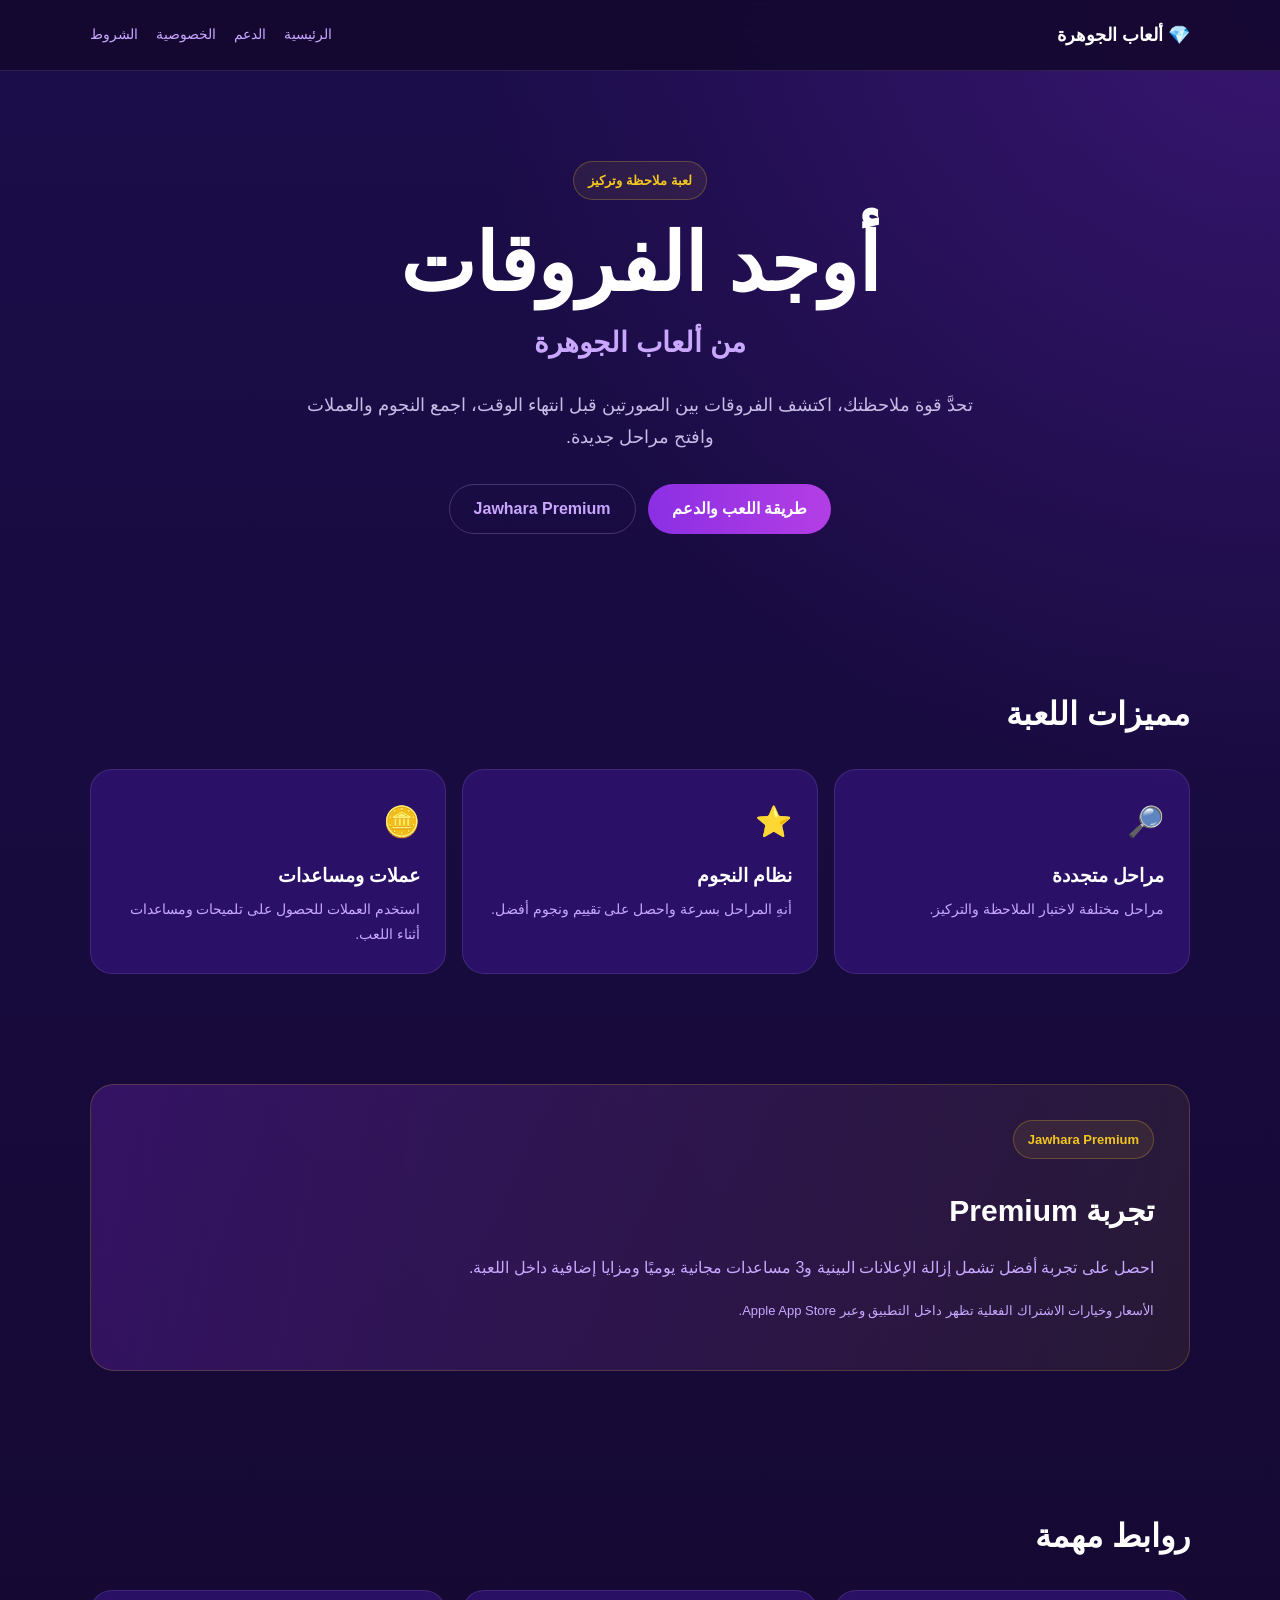
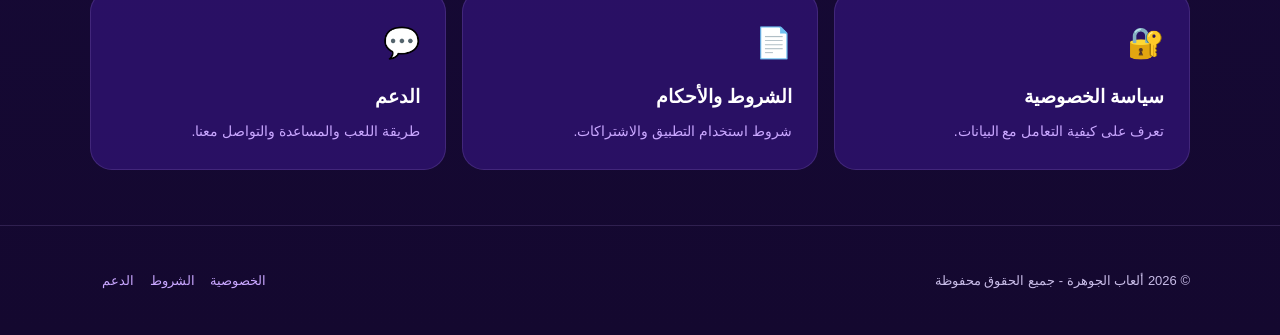
<file: index.html>
<!DOCTYPE html>
<html lang="ar" dir="rtl">
<head>
  <meta charset="UTF-8">
  <meta name="viewport" content="width=device-width, initial-scale=1.0">

  <title>أوجد الفروقات | ألعاب الجوهرة</title>

  <meta
    name="description"
    content="أوجد الفروقات من ألعاب الجوهرة - لعبة ذهنية تعتمد على الملاحظة والتركيز."
  >

  <link rel="stylesheet" href="style.css">
</head>

<body>

<header class="topbar">
  <div class="container nav">

    <a href="index.html" class="logo">
      💎 ألعاب الجوهرة
    </a>

    <div class="nav-links">
      <a href="index.html">الرئيسية</a>
      <a href="support.html">الدعم</a>
      <a href="privacy.html">الخصوصية</a>
      <a href="terms.html">الشروط</a>
    </div>

  </div>
</header>


<main>

  <section class="hero">

    <div class="container">

      <span class="badge">
        لعبة ملاحظة وتركيز
      </span>

      <h1>
        أوجد الفروقات
      </h1>

      <h2>
        من ألعاب الجوهرة
      </h2>

      <p>
        تحدَّ قوة ملاحظتك، اكتشف الفروقات بين الصورتين قبل انتهاء الوقت،
        اجمع النجوم والعملات وافتح مراحل جديدة.
      </p>

      <div class="buttons">

        <a href="support.html" class="primary-btn">
          طريقة اللعب والدعم
        </a>

        <a href="#premium" class="secondary-btn">
          Jawhara Premium
        </a>

      </div>

    </div>

  </section>


  <section class="section">

    <div class="container">

      <h2 class="section-title">
        مميزات اللعبة
      </h2>

      <div class="cards">

        <div class="card">
          <div class="card-icon">🔎</div>
          <h3>مراحل متجددة</h3>
          <p>
            مراحل مختلفة لاختبار الملاحظة والتركيز.
          </p>
        </div>

        <div class="card">
          <div class="card-icon">⭐️</div>
          <h3>نظام النجوم</h3>
          <p>
            أنهِ المراحل بسرعة واحصل على تقييم ونجوم أفضل.
          </p>
        </div>

        <div class="card">
          <div class="card-icon">🪙</div>
          <h3>عملات ومساعدات</h3>
          <p>
            استخدم العملات للحصول على تلميحات ومساعدات أثناء اللعب.
          </p>
        </div>

      </div>

    </div>

  </section>


  <section class="section" id="premium">

    <div class="container">

      <div class="premium-box">

        <span class="badge">
          Jawhara Premium
        </span>

        <h2>
          تجربة Premium
        </h2>

        <p>
          احصل على تجربة أفضل تشمل إزالة الإعلانات البينية
          و3 مساعدات مجانية يوميًا ومزايا إضافية داخل اللعبة.
        </p>

        <p class="small-text">
          الأسعار وخيارات الاشتراك الفعلية تظهر داخل التطبيق وعبر Apple App Store.
        </p>

      </div>

    </div>

  </section>


  <section class="section">

    <div class="container">

      <h2 class="section-title">
        روابط مهمة
      </h2>

      <div class="cards">

        <a href="privacy.html" class="card link-card">
          <div class="card-icon">🔐</div>
          <h3>سياسة الخصوصية</h3>
          <p>
            تعرف على كيفية التعامل مع البيانات.
          </p>
        </a>

        <a href="terms.html" class="card link-card">
          <div class="card-icon">📄</div>
          <h3>الشروط والأحكام</h3>
          <p>
            شروط استخدام التطبيق والاشتراكات.
          </p>
        </a>

        <a href="support.html" class="card link-card">
          <div class="card-icon">💬</div>
          <h3>الدعم</h3>
          <p>
            طريقة اللعب والمساعدة والتواصل معنا.
          </p>
        </a>

      </div>

    </div>

  </section>

</main>


<footer>

  <div class="container footer-content">

    <p>
      © 2026 ألعاب الجوهرة - جميع الحقوق محفوظة
    </p>

    <div>
      <a href="privacy.html">الخصوصية</a>
      <a href="terms.html">الشروط</a>
      <a href="support.html">الدعم</a>
    </div>

  </div>

</footer>

</body>
</html>
</file>
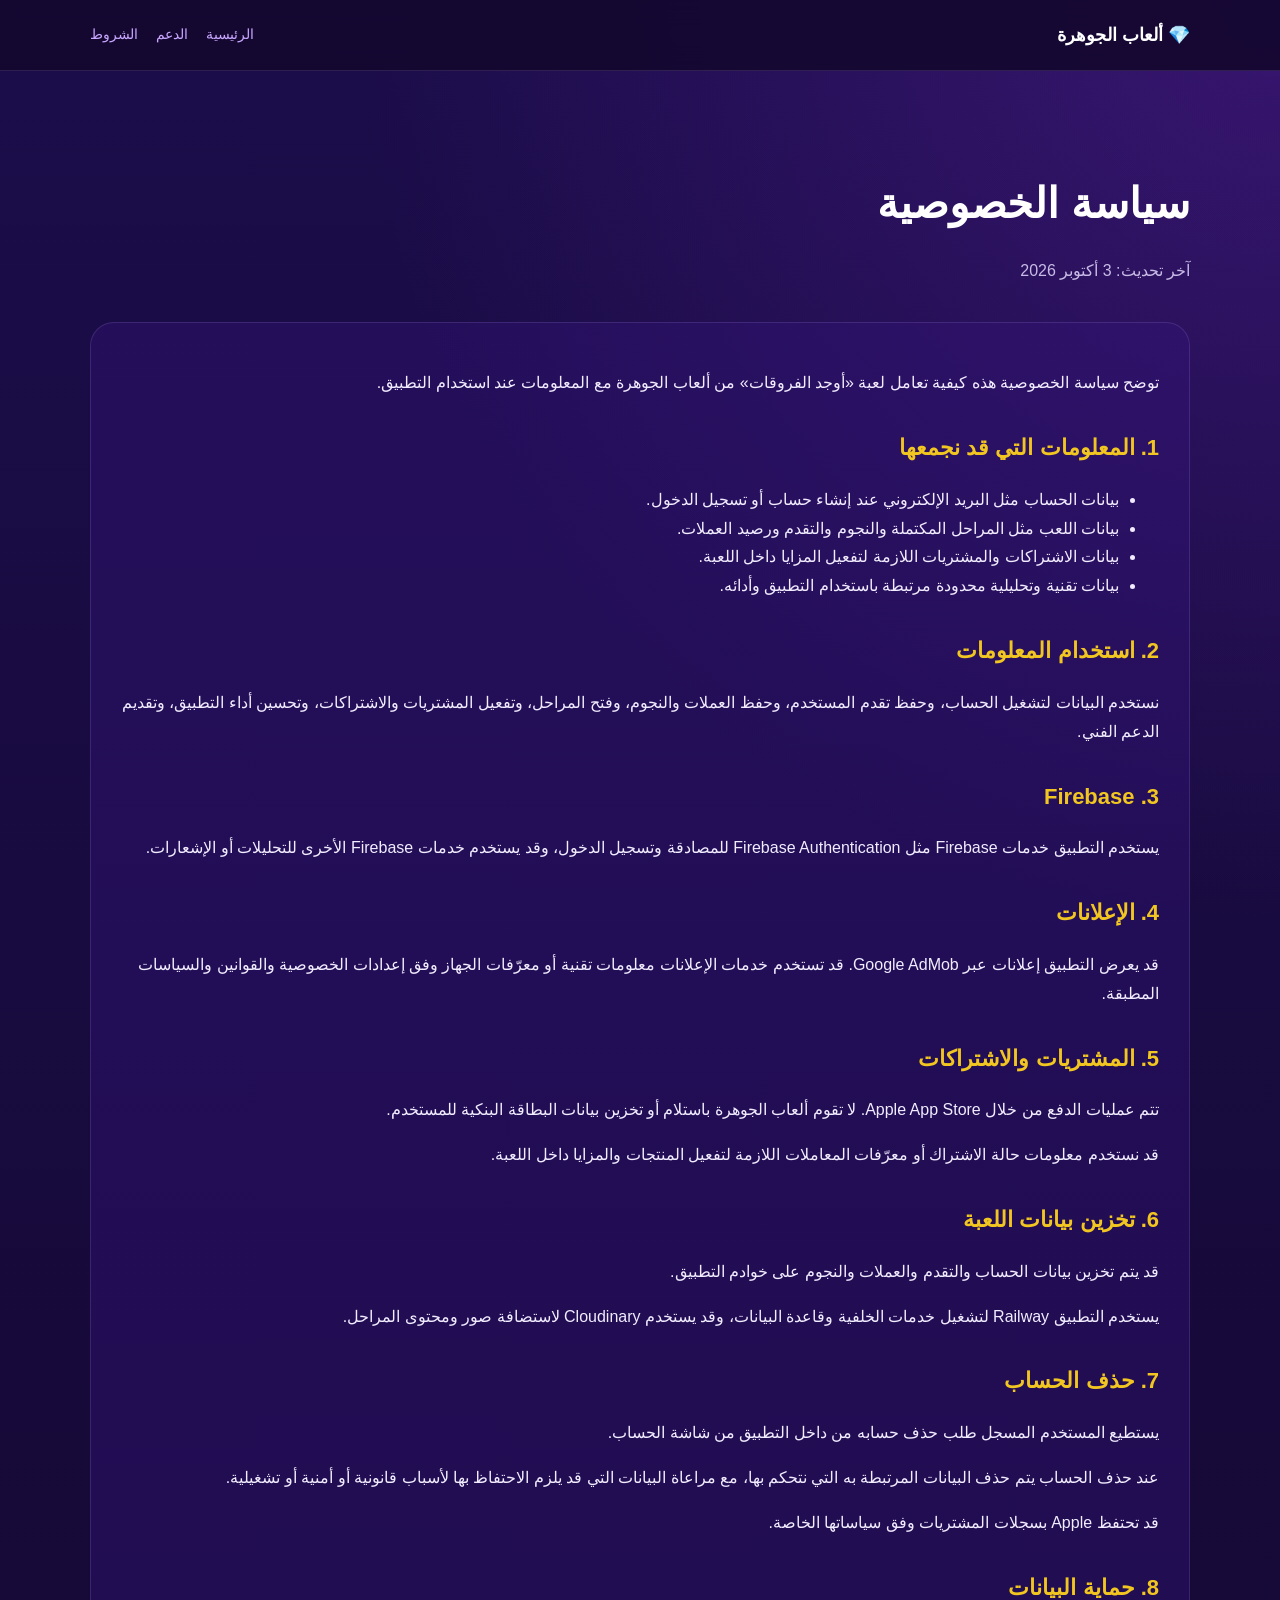
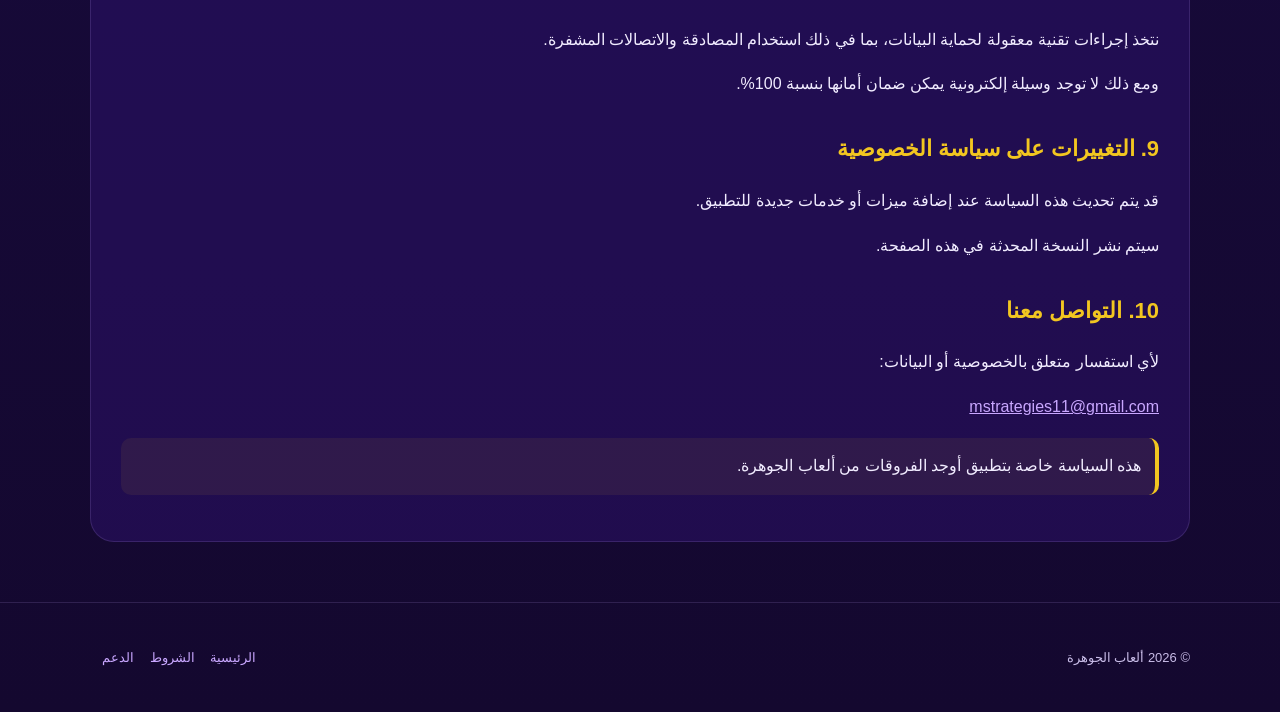
<file: privacy.html>
<!DOCTYPE html>
<html lang="ar" dir="rtl">

<head>

  <meta charset="UTF-8">

  <meta
    name="viewport"
    content="width=device-width, initial-scale=1.0"
  >

  <title>
    سياسة الخصوصية | أوجد الفروقات
  </title>

  <link
    rel="stylesheet"
    href="style.css"
  >

</head>


<body>

<header class="topbar">

  <div class="container nav">

    <a
      href="index.html"
      class="logo"
    >
      💎 ألعاب الجوهرة
    </a>

    <div class="nav-links">

      <a href="index.html">
        الرئيسية
      </a>

      <a href="support.html">
        الدعم
      </a>

      <a href="terms.html">
        الشروط
      </a>

    </div>

  </div>

</header>


<main>

  <section class="page-header">

    <div class="container">

      <h1>
        سياسة الخصوصية
      </h1>

      <p>
        آخر تحديث: 3 أكتوبر 2026
      </p>

    </div>

  </section>


  <section>

    <div class="container">

      <div class="content-box">

        <p>
          توضح سياسة الخصوصية هذه كيفية تعامل لعبة
          «أوجد الفروقات» من ألعاب الجوهرة
          مع المعلومات عند استخدام التطبيق.
        </p>


        <h2>
          1. المعلومات التي قد نجمعها
        </h2>

        <ul>

          <li>
            بيانات الحساب مثل البريد الإلكتروني عند إنشاء حساب أو تسجيل الدخول.
          </li>

          <li>
            بيانات اللعب مثل المراحل المكتملة والنجوم والتقدم ورصيد العملات.
          </li>

          <li>
            بيانات الاشتراكات والمشتريات اللازمة لتفعيل المزايا داخل اللعبة.
          </li>

          <li>
            بيانات تقنية وتحليلية محدودة مرتبطة باستخدام التطبيق وأدائه.
          </li>

        </ul>


        <h2>
          2. استخدام المعلومات
        </h2>

        <p>
          نستخدم البيانات لتشغيل الحساب،
          وحفظ تقدم المستخدم،
          وحفظ العملات والنجوم،
          وفتح المراحل،
          وتفعيل المشتريات والاشتراكات،
          وتحسين أداء التطبيق،
          وتقديم الدعم الفني.
        </p>


        <h2>
          3. Firebase
        </h2>

        <p>
          يستخدم التطبيق خدمات Firebase
          مثل Firebase Authentication
          للمصادقة وتسجيل الدخول،
          وقد يستخدم خدمات Firebase الأخرى
          للتحليلات أو الإشعارات.
        </p>


        <h2>
          4. الإعلانات
        </h2>

        <p>
          قد يعرض التطبيق إعلانات عبر Google AdMob.
          قد تستخدم خدمات الإعلانات معلومات تقنية
          أو معرّفات الجهاز وفق إعدادات الخصوصية
          والقوانين والسياسات المطبقة.
        </p>


        <h2>
          5. المشتريات والاشتراكات
        </h2>

        <p>
          تتم عمليات الدفع من خلال Apple App Store.
          لا تقوم ألعاب الجوهرة باستلام أو تخزين
          بيانات البطاقة البنكية للمستخدم.
        </p>

        <p>
          قد نستخدم معلومات حالة الاشتراك أو معرّفات
          المعاملات اللازمة لتفعيل المنتجات
          والمزايا داخل اللعبة.
        </p>


        <h2>
          6. تخزين بيانات اللعبة
        </h2>

        <p>
          قد يتم تخزين بيانات الحساب والتقدم والعملات
          والنجوم على خوادم التطبيق.
        </p>

        <p>
          يستخدم التطبيق Railway
          لتشغيل خدمات الخلفية وقاعدة البيانات،
          وقد يستخدم Cloudinary
          لاستضافة صور ومحتوى المراحل.
        </p>


        <h2>
          7. حذف الحساب
        </h2>

        <p>
          يستطيع المستخدم المسجل طلب حذف حسابه
          من داخل التطبيق من شاشة الحساب.
        </p>

        <p>
          عند حذف الحساب يتم حذف البيانات المرتبطة به
          التي نتحكم بها،
          مع مراعاة البيانات التي قد يلزم الاحتفاظ بها
          لأسباب قانونية أو أمنية أو تشغيلية.
        </p>

        <p>
          قد تحتفظ Apple بسجلات المشتريات
          وفق سياساتها الخاصة.
        </p>


        <h2>
          8. حماية البيانات
        </h2>

        <p>
          نتخذ إجراءات تقنية معقولة لحماية البيانات،
          بما في ذلك استخدام المصادقة والاتصالات المشفرة.
        </p>

        <p>
          ومع ذلك لا توجد وسيلة إلكترونية
          يمكن ضمان أمانها بنسبة 100%.
        </p>


        <h2>
          9. التغييرات على سياسة الخصوصية
        </h2>

        <p>
          قد يتم تحديث هذه السياسة عند إضافة
          ميزات أو خدمات جديدة للتطبيق.
        </p>

        <p>
          سيتم نشر النسخة المحدثة في هذه الصفحة.
        </p>


        <h2>
          10. التواصل معنا
        </h2>

        <p>
          لأي استفسار متعلق بالخصوصية أو البيانات:
        </p>

        <p>
          <a href="mailto:mstrategies11@gmail.com">
            mstrategies11@gmail.com
          </a>
        </p>


        <p class="notice">
          هذه السياسة خاصة بتطبيق أوجد الفروقات
          من ألعاب الجوهرة.
        </p>

      </div>

    </div>

  </section>

</main>


<footer>

  <div class="container footer-content">

    <p>
      © 2026 ألعاب الجوهرة
    </p>

    <div>

      <a href="index.html">
        الرئيسية
      </a>

      <a href="terms.html">
        الشروط
      </a>

      <a href="support.html">
        الدعم
      </a>

    </div>

  </div>

</footer>

</body>

</html>
</file>
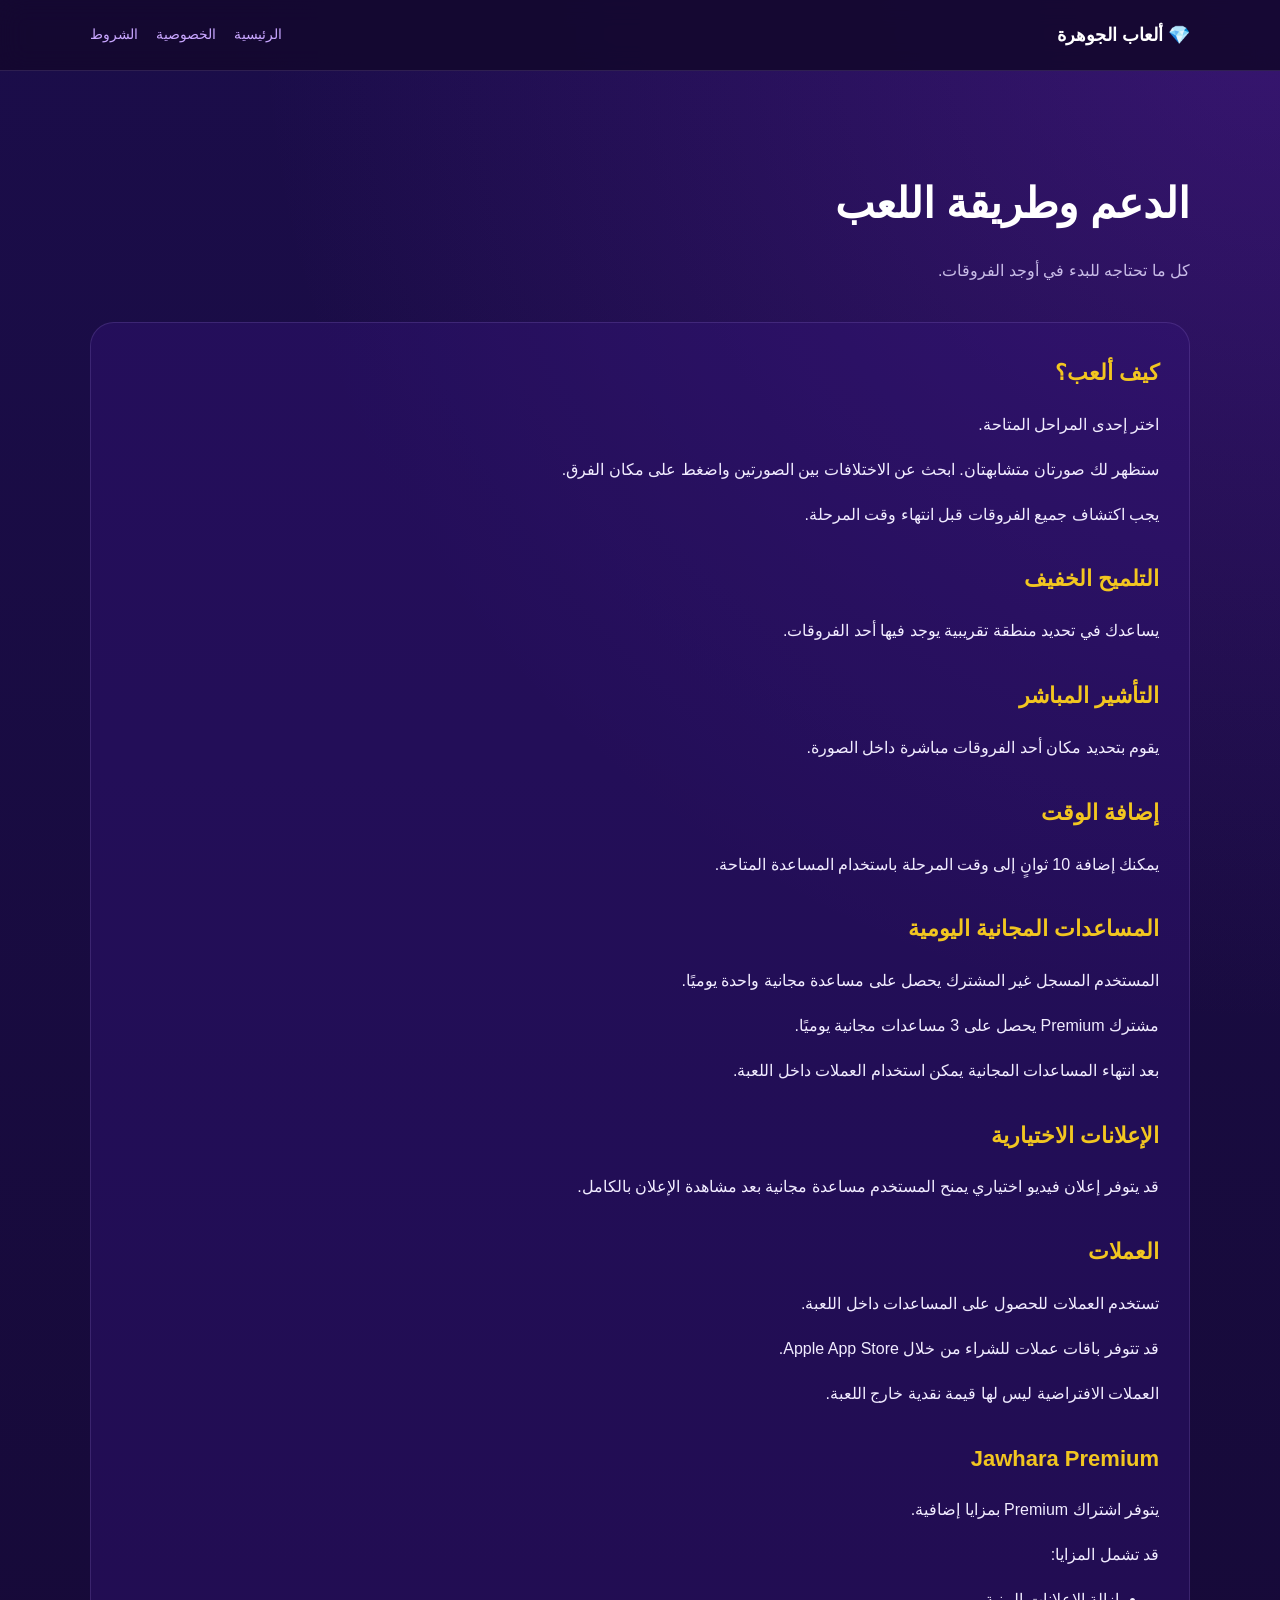
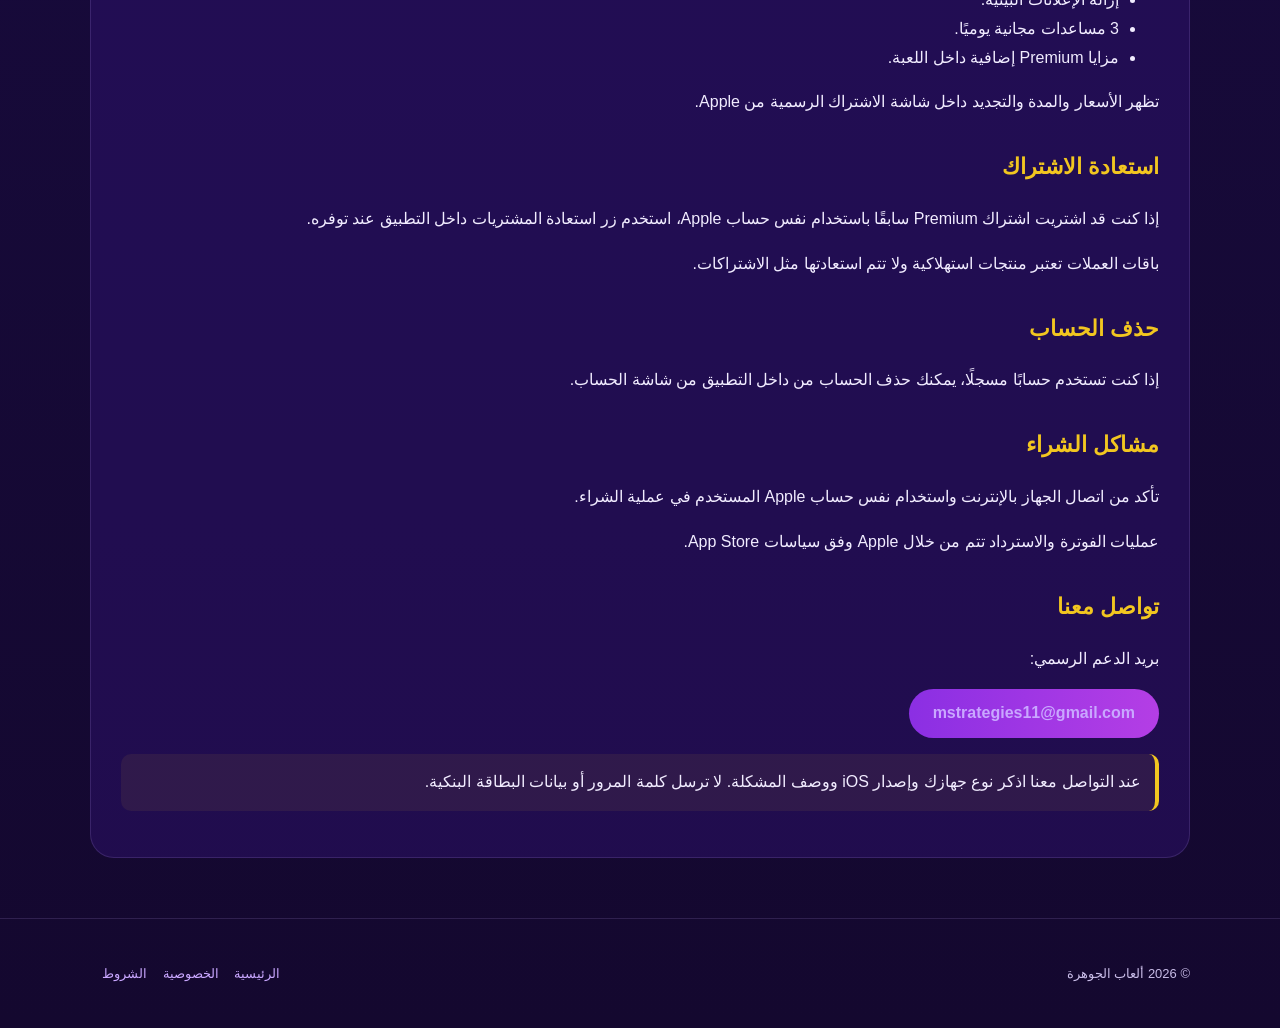
<file: support.html>
<!DOCTYPE html>
<html lang="ar" dir="rtl">

<head>

  <meta charset="UTF-8">

  <meta
    name="viewport"
    content="width=device-width, initial-scale=1.0"
  >

  <title>
    الدعم وطريقة اللعب | أوجد الفروقات
  </title>

  <link
    rel="stylesheet"
    href="style.css"
  >

</head>


<body>

<header class="topbar">

  <div class="container nav">

    <a
      href="index.html"
      class="logo"
    >
      💎 ألعاب الجوهرة
    </a>

    <div class="nav-links">

      <a href="index.html">
        الرئيسية
      </a>

      <a href="privacy.html">
        الخصوصية
      </a>

      <a href="terms.html">
        الشروط
      </a>

    </div>

  </div>

</header>


<main>

  <section class="page-header">

    <div class="container">

      <h1>
        الدعم وطريقة اللعب
      </h1>

      <p>
        كل ما تحتاجه للبدء في أوجد الفروقات.
      </p>

    </div>

  </section>


  <section>

    <div class="container">

      <div class="content-box">


        <h2>
          كيف ألعب؟
        </h2>

        <p>
          اختر إحدى المراحل المتاحة.
        </p>

        <p>
          ستظهر لك صورتان متشابهتان.
          ابحث عن الاختلافات بين الصورتين
          واضغط على مكان الفرق.
        </p>

        <p>
          يجب اكتشاف جميع الفروقات
          قبل انتهاء وقت المرحلة.
        </p>


        <h2>
          التلميح الخفيف
        </h2>

        <p>
          يساعدك في تحديد منطقة تقريبية
          يوجد فيها أحد الفروقات.
        </p>


        <h2>
          التأشير المباشر
        </h2>

        <p>
          يقوم بتحديد مكان أحد الفروقات
          مباشرة داخل الصورة.
        </p>


        <h2>
          إضافة الوقت
        </h2>

        <p>
          يمكنك إضافة 10 ثوانٍ
          إلى وقت المرحلة باستخدام المساعدة المتاحة.
        </p>


        <h2>
          المساعدات المجانية اليومية
        </h2>

        <p>
          المستخدم المسجل غير المشترك
          يحصل على مساعدة مجانية واحدة يوميًا.
        </p>

        <p>
          مشترك Premium
          يحصل على 3 مساعدات مجانية يوميًا.
        </p>

        <p>
          بعد انتهاء المساعدات المجانية
          يمكن استخدام العملات داخل اللعبة.
        </p>


        <h2>
          الإعلانات الاختيارية
        </h2>

        <p>
          قد يتوفر إعلان فيديو اختياري
          يمنح المستخدم مساعدة مجانية
          بعد مشاهدة الإعلان بالكامل.
        </p>


        <h2>
          العملات
        </h2>

        <p>
          تستخدم العملات للحصول على
          المساعدات داخل اللعبة.
        </p>

        <p>
          قد تتوفر باقات عملات للشراء
          من خلال Apple App Store.
        </p>

        <p>
          العملات الافتراضية ليس لها قيمة نقدية
          خارج اللعبة.
        </p>


        <h2>
          Jawhara Premium
        </h2>

        <p>
          يتوفر اشتراك Premium
          بمزايا إضافية.
        </p>

        <p>
          قد تشمل المزايا:
        </p>

        <ul>

          <li>
            إزالة الإعلانات البينية.
          </li>

          <li>
            3 مساعدات مجانية يوميًا.
          </li>

          <li>
            مزايا Premium إضافية داخل اللعبة.
          </li>

        </ul>

        <p>
          تظهر الأسعار والمدة والتجديد
          داخل شاشة الاشتراك الرسمية من Apple.
        </p>


        <h2>
          استعادة الاشتراك
        </h2>

        <p>
          إذا كنت قد اشتريت اشتراك Premium سابقًا
          باستخدام نفس حساب Apple،
          استخدم زر استعادة المشتريات
          داخل التطبيق عند توفره.
        </p>

        <p>
          باقات العملات تعتبر منتجات استهلاكية
          ولا تتم استعادتها مثل الاشتراكات.
        </p>


        <h2>
          حذف الحساب
        </h2>

        <p>
          إذا كنت تستخدم حسابًا مسجلًا،
          يمكنك حذف الحساب من داخل التطبيق
          من شاشة الحساب.
        </p>


        <h2>
          مشاكل الشراء
        </h2>

        <p>
          تأكد من اتصال الجهاز بالإنترنت
          واستخدام نفس حساب Apple
          المستخدم في عملية الشراء.
        </p>

        <p>
          عمليات الفوترة والاسترداد
          تتم من خلال Apple
          وفق سياسات App Store.
        </p>


        <h2>
          تواصل معنا
        </h2>

        <p>
          بريد الدعم الرسمي:
        </p>

        <p>
          <a
            href="mailto:mstrategies11@gmail.com"
            class="primary-btn"
          >
            mstrategies11@gmail.com
          </a>
        </p>


        <p class="notice">
          عند التواصل معنا اذكر نوع جهازك
          وإصدار iOS ووصف المشكلة.
          لا ترسل كلمة المرور أو بيانات البطاقة البنكية.
        </p>

      </div>

    </div>

  </section>

</main>


<footer>

  <div class="container footer-content">

    <p>
      © 2026 ألعاب الجوهرة
    </p>

    <div>

      <a href="index.html">
        الرئيسية
      </a>

      <a href="privacy.html">
        الخصوصية
      </a>

      <a href="terms.html">
        الشروط
      </a>

    </div>

  </div>

</footer>

</body>

</html>
</file>
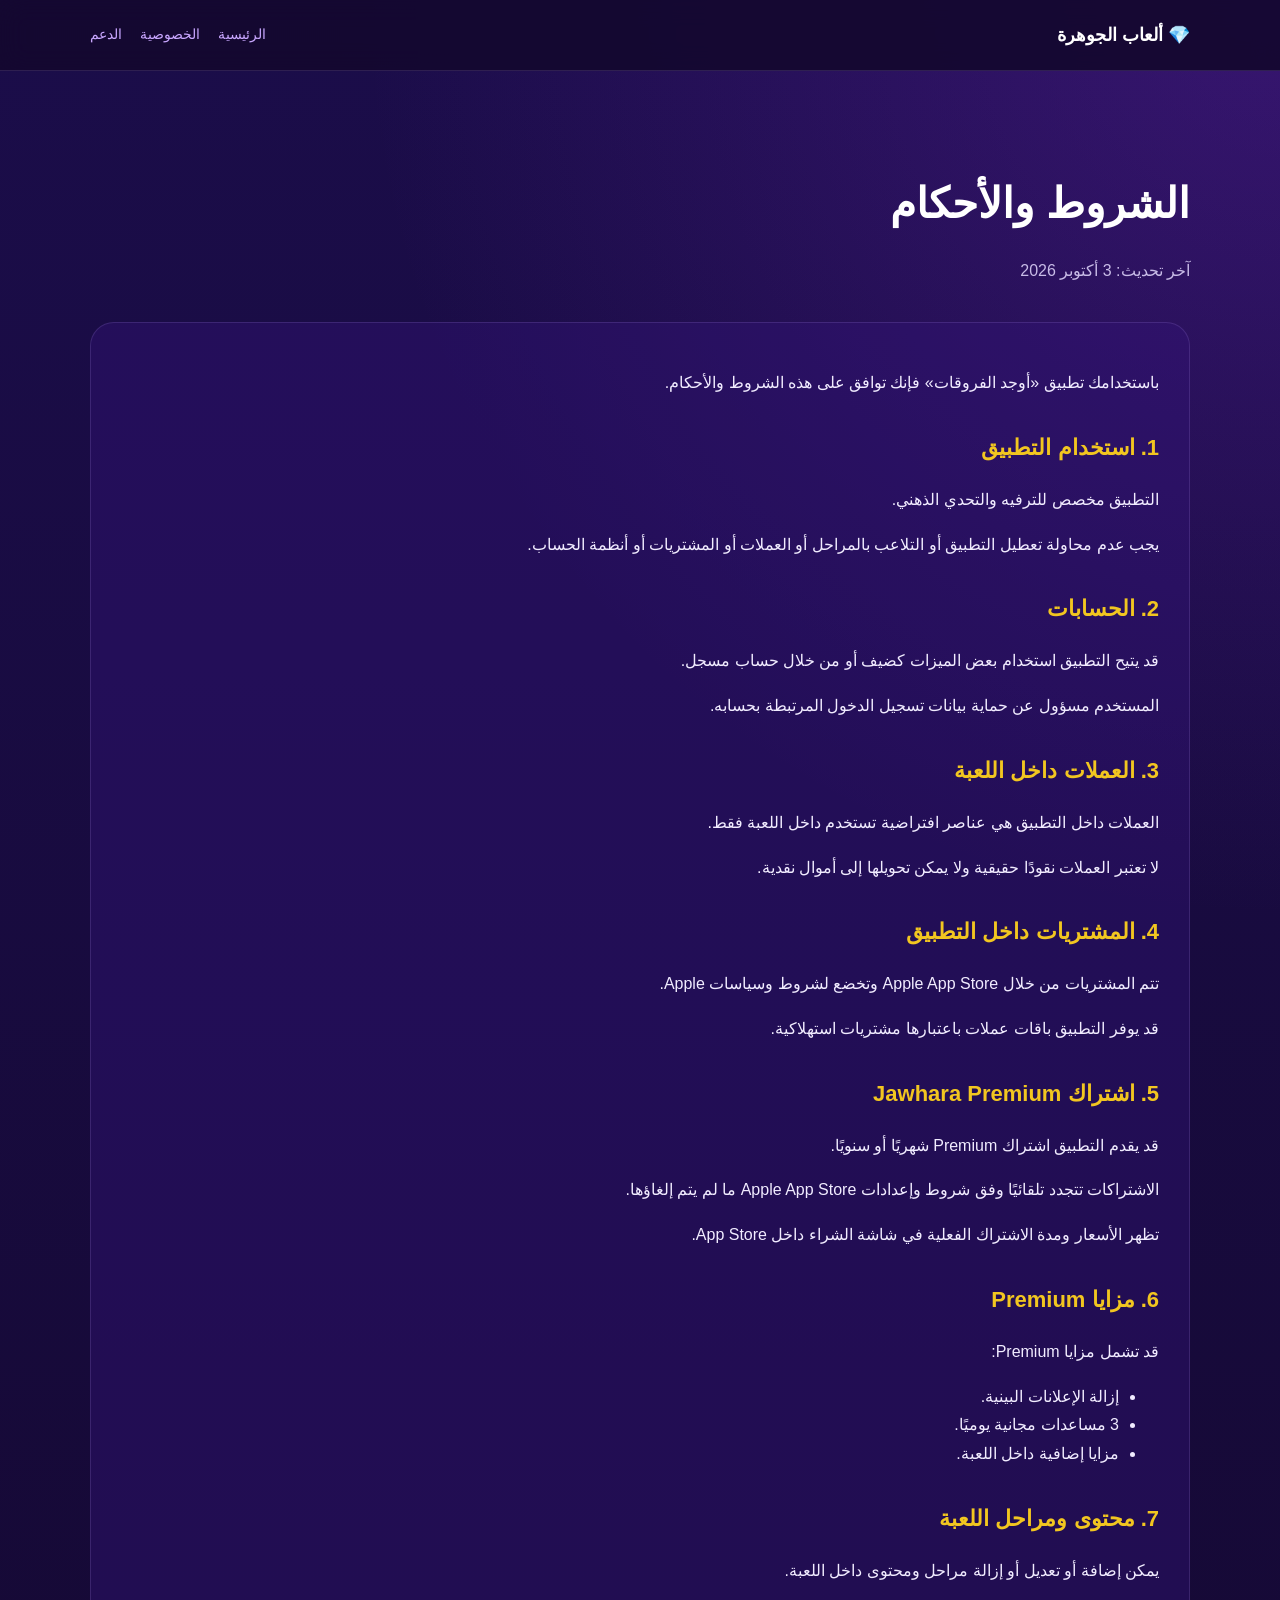
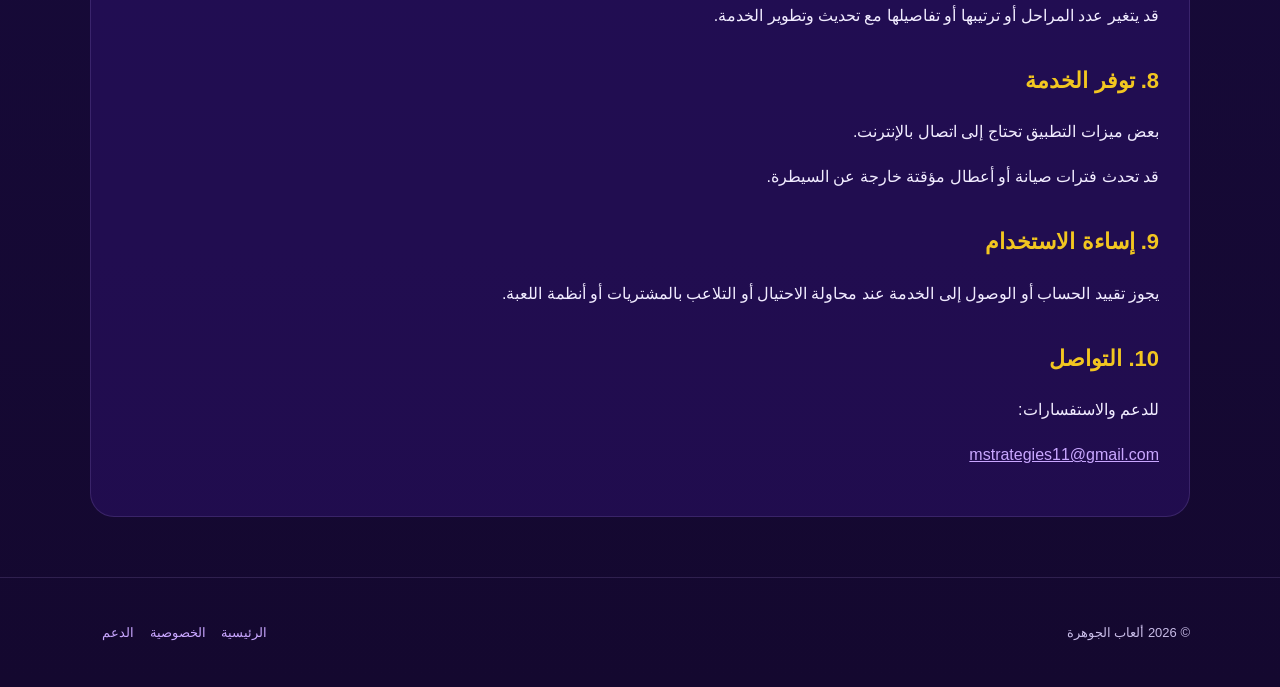
<file: terms.html>
<!DOCTYPE html>
<html lang="ar" dir="rtl">

<head>

  <meta charset="UTF-8">

  <meta
    name="viewport"
    content="width=device-width, initial-scale=1.0"
  >

  <title>
    الشروط والأحكام | أوجد الفروقات
  </title>

  <link
    rel="stylesheet"
    href="style.css"
  >

</head>


<body>

<header class="topbar">

  <div class="container nav">

    <a
      href="index.html"
      class="logo"
    >
      💎 ألعاب الجوهرة
    </a>

    <div class="nav-links">

      <a href="index.html">
        الرئيسية
      </a>

      <a href="privacy.html">
        الخصوصية
      </a>

      <a href="support.html">
        الدعم
      </a>

    </div>

  </div>

</header>


<main>

  <section class="page-header">

    <div class="container">

      <h1>
        الشروط والأحكام
      </h1>

      <p>
        آخر تحديث: 3 أكتوبر 2026
      </p>

    </div>

  </section>


  <section>

    <div class="container">

      <div class="content-box">

        <p>
          باستخدامك تطبيق «أوجد الفروقات»
          فإنك توافق على هذه الشروط والأحكام.
        </p>


        <h2>
          1. استخدام التطبيق
        </h2>

        <p>
          التطبيق مخصص للترفيه والتحدي الذهني.
        </p>

        <p>
          يجب عدم محاولة تعطيل التطبيق
          أو التلاعب بالمراحل أو العملات
          أو المشتريات أو أنظمة الحساب.
        </p>


        <h2>
          2. الحسابات
        </h2>

        <p>
          قد يتيح التطبيق استخدام بعض الميزات
          كضيف أو من خلال حساب مسجل.
        </p>

        <p>
          المستخدم مسؤول عن حماية بيانات تسجيل الدخول
          المرتبطة بحسابه.
        </p>


        <h2>
          3. العملات داخل اللعبة
        </h2>

        <p>
          العملات داخل التطبيق هي عناصر افتراضية
          تستخدم داخل اللعبة فقط.
        </p>

        <p>
          لا تعتبر العملات نقودًا حقيقية
          ولا يمكن تحويلها إلى أموال نقدية.
        </p>


        <h2>
          4. المشتريات داخل التطبيق
        </h2>

        <p>
          تتم المشتريات من خلال Apple App Store
          وتخضع لشروط وسياسات Apple.
        </p>

        <p>
          قد يوفر التطبيق باقات عملات
          باعتبارها مشتريات استهلاكية.
        </p>


        <h2>
          5. اشتراك Jawhara Premium
        </h2>

        <p>
          قد يقدم التطبيق اشتراك Premium
          شهريًا أو سنويًا.
        </p>

        <p>
          الاشتراكات تتجدد تلقائيًا
          وفق شروط وإعدادات Apple App Store
          ما لم يتم إلغاؤها.
        </p>

        <p>
          تظهر الأسعار ومدة الاشتراك الفعلية
          في شاشة الشراء داخل App Store.
        </p>


        <h2>
          6. مزايا Premium
        </h2>

        <p>
          قد تشمل مزايا Premium:
        </p>

        <ul>

          <li>
            إزالة الإعلانات البينية.
          </li>

          <li>
            3 مساعدات مجانية يوميًا.
          </li>

          <li>
            مزايا إضافية داخل اللعبة.
          </li>

        </ul>


        <h2>
          7. محتوى ومراحل اللعبة
        </h2>

        <p>
          يمكن إضافة أو تعديل أو إزالة
          مراحل ومحتوى داخل اللعبة.
        </p>

        <p>
          قد يتغير عدد المراحل أو ترتيبها
          أو تفاصيلها مع تحديث وتطوير الخدمة.
        </p>


        <h2>
          8. توفر الخدمة
        </h2>

        <p>
          بعض ميزات التطبيق تحتاج إلى اتصال بالإنترنت.
        </p>

        <p>
          قد تحدث فترات صيانة
          أو أعطال مؤقتة خارجة عن السيطرة.
        </p>


        <h2>
          9. إساءة الاستخدام
        </h2>

        <p>
          يجوز تقييد الحساب أو الوصول إلى الخدمة
          عند محاولة الاحتيال أو التلاعب
          بالمشتريات أو أنظمة اللعبة.
        </p>


        <h2>
          10. التواصل
        </h2>

        <p>
          للدعم والاستفسارات:
        </p>

        <p>
          <a href="mailto:mstrategies11@gmail.com">
            mstrategies11@gmail.com
          </a>
        </p>

      </div>

    </div>

  </section>

</main>


<footer>

  <div class="container footer-content">

    <p>
      © 2026 ألعاب الجوهرة
    </p>

    <div>

      <a href="index.html">
        الرئيسية
      </a>

      <a href="privacy.html">
        الخصوصية
      </a>

      <a href="support.html">
        الدعم
      </a>

    </div>

  </div>

</footer>

</body>

</html>
</file>
<file: style.css>
:root {
  --background: #14082f;
  --background2: #1b0d4a;
  --card: #321478;
  --purple: #8b2fe3;
  --purple-light: #c9a7ff;
  --gold: #f2c620;
  --white: #ffffff;
  --text-muted: #c8bce7;
}

* {
  box-sizing: border-box;
}

html {
  scroll-behavior: smooth;
}

body {
  margin: 0;
  font-family: -apple-system, BlinkMacSystemFont, "Segoe UI", Tahoma, Arial, sans-serif;

  background:
    radial-gradient(
      circle at top right,
      rgba(139, 47, 227, 0.25),
      transparent 35%
    ),
    linear-gradient(
      180deg,
      var(--background2),
      var(--background)
    );

  color: var(--white);

  min-height: 100vh;

  line-height: 1.8;
}

a {
  color: inherit;
}

.container {
  width: min(1100px, calc(100% - 32px));
  margin: auto;
}


/* NAV */

.topbar {
  background: rgba(20, 8, 47, 0.92);

  border-bottom:
    1px solid rgba(201, 167, 255, 0.15);

  position: sticky;

  top: 0;

  z-index: 10;

  backdrop-filter: blur(12px);
}

.nav {
  min-height: 70px;

  display: flex;

  align-items: center;

  justify-content: space-between;

  gap: 20px;
}

.logo {
  font-size: 18px;

  font-weight: 900;

  text-decoration: none;
}

.nav-links {
  display: flex;

  gap: 18px;
}

.nav-links a {
  text-decoration: none;

  color: var(--purple-light);

  font-size: 14px;
}

.nav-links a:hover {
  color: var(--gold);
}


/* HERO */

.hero {
  text-align: center;

  padding: 90px 0 70px;
}

.hero h1 {
  font-size: clamp(48px, 8vw, 80px);

  margin: 20px 0 0;

  line-height: 1.1;
}

.hero h2 {
  color: var(--purple-light);

  font-size: 28px;

  margin: 10px 0;
}

.hero p {
  max-width: 700px;

  margin: 20px auto;

  color: var(--text-muted);

  font-size: 18px;
}

.badge {
  display: inline-block;

  color: var(--gold);

  background: rgba(242, 198, 32, 0.08);

  border:
    1px solid rgba(242, 198, 32, 0.25);

  padding: 7px 14px;

  border-radius: 999px;

  font-size: 13px;

  font-weight: bold;
}

.buttons {
  display: flex;

  justify-content: center;

  flex-wrap: wrap;

  gap: 12px;

  margin-top: 30px;
}

.primary-btn,
.secondary-btn {
  text-decoration: none;

  min-height: 48px;

  padding: 10px 24px;

  display: inline-flex;

  justify-content: center;

  align-items: center;

  border-radius: 999px;

  font-weight: 800;
}

.primary-btn {
  background:
    linear-gradient(
      90deg,
      var(--purple),
      #b43ee5
    );
}

.secondary-btn {
  border:
    1px solid rgba(201, 167, 255, 0.25);

  color: var(--purple-light);
}


/* SECTIONS */

.section {
  padding: 55px 0;
}

.section-title {
  font-size: 32px;

  margin-bottom: 25px;
}

.cards {
  display: grid;

  grid-template-columns:
    repeat(3, 1fr);

  gap: 16px;
}

.card {
  background:
    rgba(50, 20, 120, 0.72);

  border:
    1px solid rgba(201, 167, 255, 0.15);

  border-radius: 22px;

  padding: 25px;
}

.card-icon {
  font-size: 30px;
}

.card h3 {
  margin: 10px 0 5px;
}

.card p {
  margin: 0;

  color: var(--purple-light);

  font-size: 14px;
}

.link-card {
  text-decoration: none;
}

.premium-box {
  padding: 35px;

  border-radius: 24px;

  background:
    linear-gradient(
      100deg,
      rgba(139, 47, 227, 0.25),
      rgba(242, 198, 32, 0.08)
    );

  border:
    1px solid rgba(242, 198, 32, 0.2);
}

.premium-box h2 {
  font-size: 30px;

  margin-bottom: 10px;
}

.premium-box p {
  color: var(--purple-light);
}

.small-text {
  font-size: 13px;
}


/* PAGE */

.page-header {
  padding: 60px 0 20px;
}

.page-header h1 {
  font-size: 42px;

  margin-bottom: 0;
}

.page-header p {
  color: var(--text-muted);
}

.content-box {
  background:
    rgba(50, 20, 120, 0.42);

  border:
    1px solid rgba(201, 167, 255, 0.15);

  border-radius: 24px;

  padding: 30px;

  margin-bottom: 60px;
}

.content-box h2 {
  color: var(--gold);

  margin-top: 30px;

  font-size: 22px;
}

.content-box h2:first-child {
  margin-top: 0;
}

.content-box p,
.content-box li {
  color: #f1ecff;
}

.content-box a {
  color: var(--purple-light);
}

.notice {
  background:
    rgba(242, 198, 32, 0.07);

  border-right:
    4px solid var(--gold);

  padding: 14px;

  border-radius: 10px;
}


/* FOOTER */

footer {
  border-top:
    1px solid rgba(201, 167, 255, 0.15);

  padding: 30px 0;

  color: var(--text-muted);

  font-size: 13px;
}

.footer-content {
  display: flex;

  justify-content: space-between;

  align-items: center;

  gap: 20px;

  flex-wrap: wrap;
}

.footer-content a {
  color: var(--purple-light);

  text-decoration: none;

  margin-left: 12px;
}


/* MOBILE */

@media (max-width: 800px) {

  .nav-links {
    display: none;
  }

  .cards {
    grid-template-columns: 1fr;
  }

  .hero {
    padding-top: 60px;
  }

  .content-box {
    padding: 20px;
  }
}
</file>
